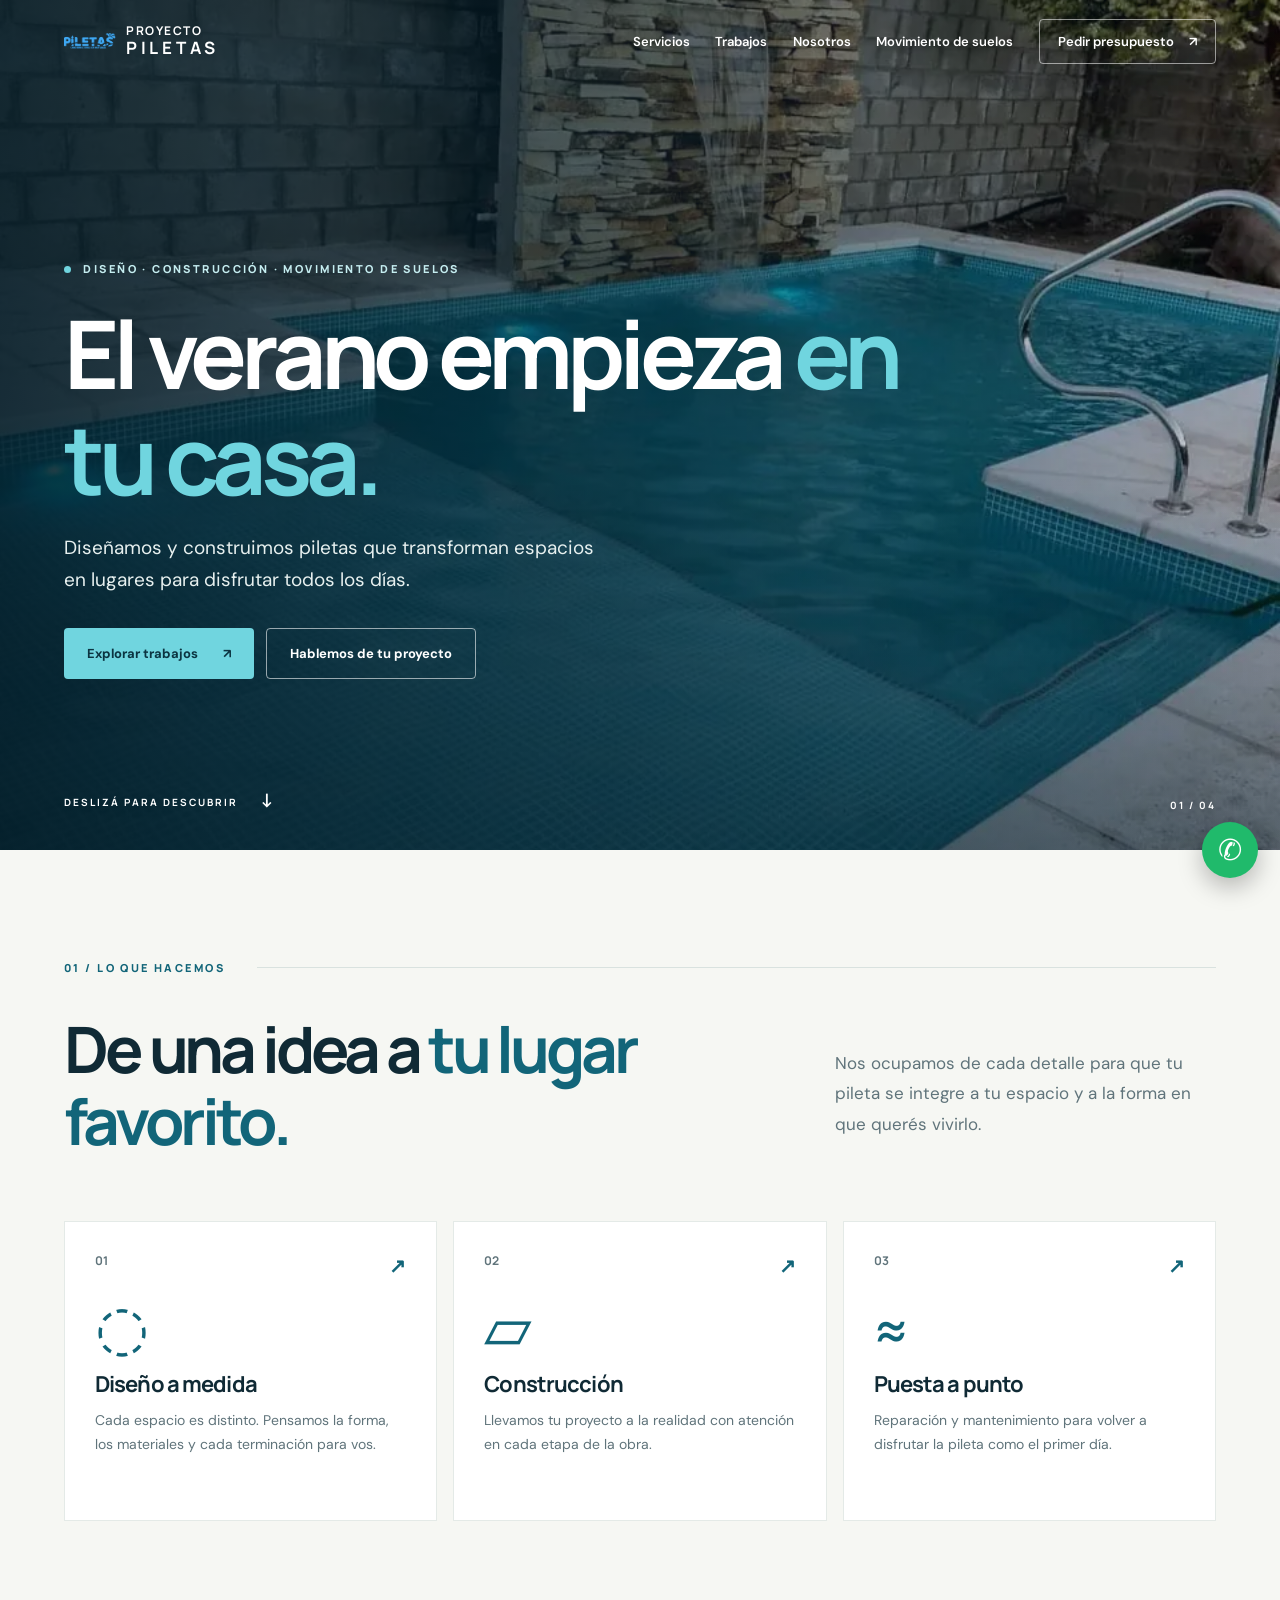
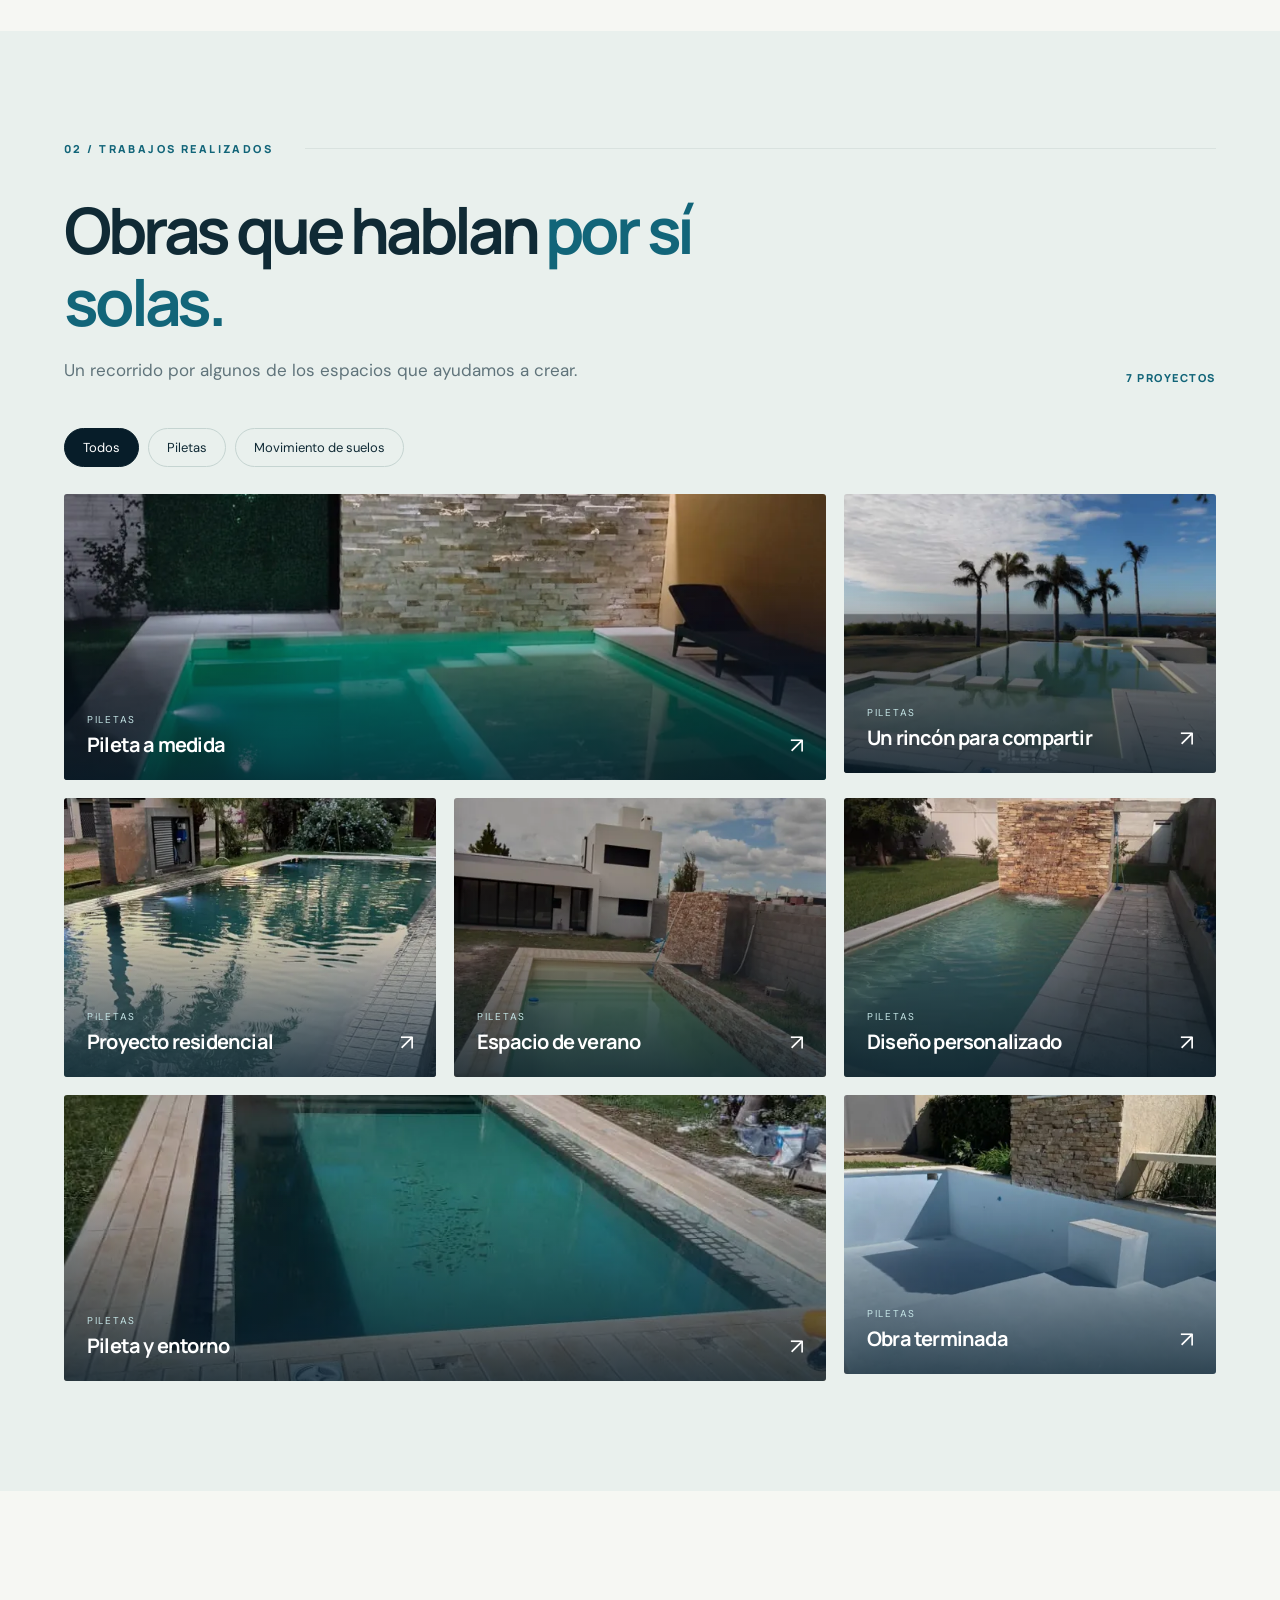
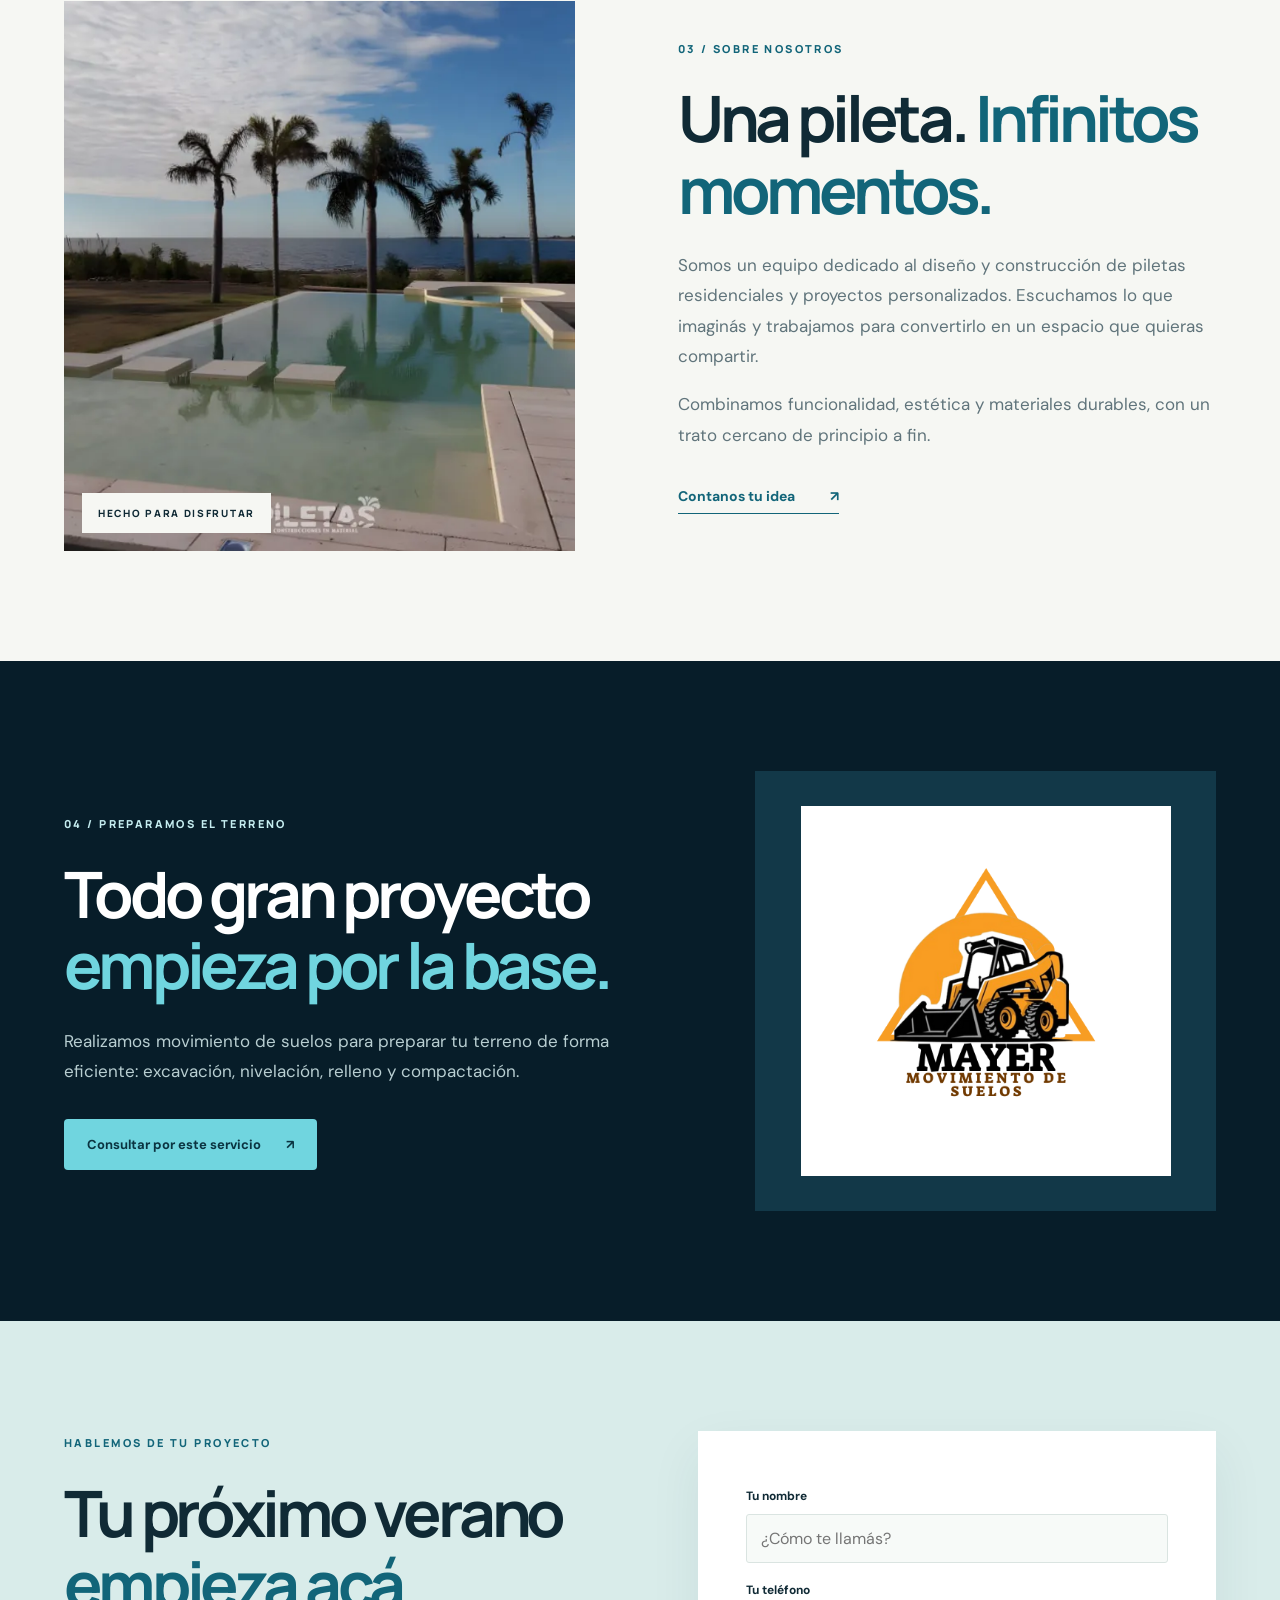
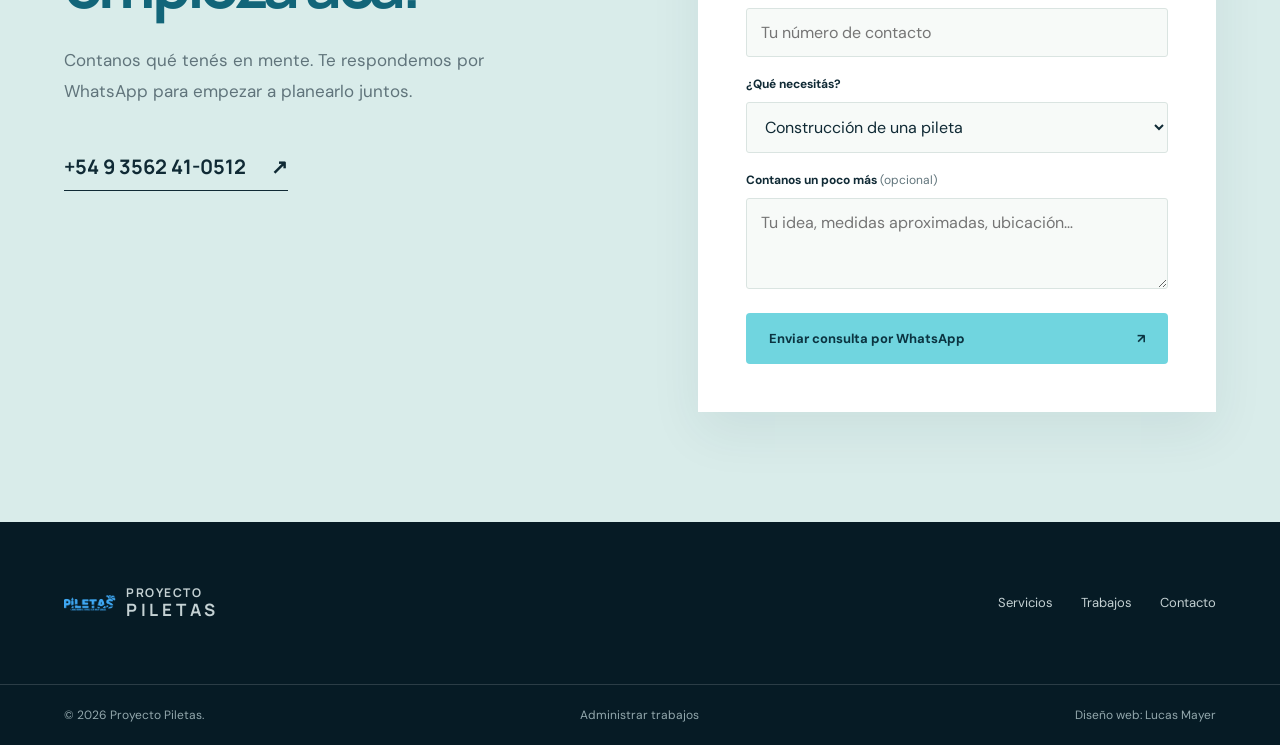
<file: index.html>
<!doctype html>
<html lang="es">
<head>
  <meta charset="utf-8">
  <meta name="viewport" content="width=device-width, initial-scale=1">
  <meta name="theme-color" content="#071d29">
  <meta name="description" content="Diseño y construcción de piletas a medida y movimiento de suelos. Conocé nuestros trabajos y pedí tu presupuesto.">
  <title>Proyecto Piletas | Diseñamos tu lugar favorito</title>
  <link rel="icon" href="IMAGENE/logo.png" type="image/png">
  <link rel="preconnect" href="https://fonts.googleapis.com">
  <link rel="preconnect" href="https://fonts.gstatic.com" crossorigin>
  <link href="https://fonts.googleapis.com/css2?family=DM+Sans:wght@400;500;600;700&family=Manrope:wght@400;500;600;700;800&display=swap" rel="stylesheet">
  <link rel="stylesheet" href="css/styles.css">
  <script defer src="js/app.js"></script>
</head>
<body>
  <a class="skip" href="#contenido">Ir al contenido</a>
  <header class="site-header" id="inicio">
    <nav class="nav wrap" aria-label="Principal">
      <a class="brand" href="#inicio"><img src="IMAGENE/logo.png" alt="Proyecto Piletas"><span>PROYECTO <b>PILETAS</b></span></a>
      <button class="menu-toggle" type="button" aria-label="Abrir menú" aria-expanded="false" aria-controls="nav-links"><span></span><span></span><span></span></button>
      <div class="nav-links" id="nav-links">
        <a href="#servicios">Servicios</a><a href="#proyectos">Trabajos</a><a href="#nosotros">Nosotros</a><a href="#movimiento">Movimiento de suelos</a>
        <a class="nav-cta" href="#contacto">Pedir presupuesto <span aria-hidden="true">↗</span></a>
      </div>
    </nav>
  </header>
  <main id="contenido">
    <section class="hero">
      <img class="hero-photo" src="IMAGENE/optimized/pileta-1-960.webp" srcset="IMAGENE/optimized/pileta-1-480.webp 480w, IMAGENE/optimized/pileta-1-960.webp 960w" sizes="100vw" width="1080" height="1080" fetchpriority="high" alt="Pileta realizada por Proyecto Piletas">
      <div class="hero-shade"></div>
      <div class="hero-content wrap">
        <div class="eyebrow light"><span class="dot"></span> DISEÑO · CONSTRUCCIÓN · MOVIMIENTO DE SUELOS</div>
        <h1>El verano empieza <em>en tu casa.</em></h1>
        <p>Diseñamos y construimos piletas que transforman espacios en lugares para disfrutar todos los días.</p>
        <div class="hero-actions"><a class="button primary" href="#proyectos">Explorar trabajos <span aria-hidden="true">↗</span></a><a class="button outline" href="#contacto">Hablemos de tu proyecto</a></div>
      </div>
      <a class="scroll-cue" href="#servicios">DESLIZÁ PARA DESCUBRIR <span aria-hidden="true">↓</span></a>
      <div class="hero-index">01 / 04</div>
    </section>
    <section class="intro wrap reveal" id="servicios">
      <div class="section-top"><span class="eyebrow">01 / LO QUE HACEMOS</span><span class="section-line"></span></div>
      <div class="intro-grid"><h2>De una idea a <em>tu lugar favorito.</em></h2><p>Nos ocupamos de cada detalle para que tu pileta se integre a tu espacio y a la forma en que querés vivirlo.</p></div>
      <div class="services">
        <article class="service"><div class="service-no">01 <span aria-hidden="true">↗</span></div><div class="service-icon" aria-hidden="true">◌</div><h3>Diseño a medida</h3><p>Cada espacio es distinto. Pensamos la forma, los materiales y cada terminación para vos.</p></article>
        <article class="service"><div class="service-no">02 <span aria-hidden="true">↗</span></div><div class="service-icon" aria-hidden="true">▱</div><h3>Construcción</h3><p>Llevamos tu proyecto a la realidad con atención en cada etapa de la obra.</p></article>
        <article class="service"><div class="service-no">03 <span aria-hidden="true">↗</span></div><div class="service-icon" aria-hidden="true">≈</div><h3>Puesta a punto</h3><p>Reparación y mantenimiento para volver a disfrutar la pileta como el primer día.</p></article>
      </div>
    </section>
    <section class="work-section" id="proyectos"><div class="wrap">
      <div class="section-top"><span class="eyebrow">02 / TRABAJOS REALIZADOS</span><span class="section-line"></span></div>
      <div class="work-heading reveal"><div><h2>Obras que hablan <em>por sí solas.</em></h2><p>Un recorrido por algunos de los espacios que ayudamos a crear.</p></div><span class="work-count" id="work-count">Cargando proyectos…</span></div>
      <div class="filters" role="group" aria-label="Filtrar trabajos"><button type="button" class="filter active" data-filter="Todos" aria-pressed="true">Todos</button><button type="button" class="filter" data-filter="Piletas" aria-pressed="false">Piletas</button><button type="button" class="filter" data-filter="Movimiento de suelos" aria-pressed="false">Movimiento de suelos</button></div>
      <div class="gallery" id="gallery" aria-live="polite"></div>
    </div></section>
    <section class="about wrap" id="nosotros"><div class="about-image reveal"><img loading="lazy" decoding="async" width="983" height="683" src="IMAGENE/optimized/pileta-3-960.webp" srcset="IMAGENE/optimized/pileta-3-480.webp 480w, IMAGENE/optimized/pileta-3-960.webp 960w" sizes="(max-width: 680px) 100vw, 45vw" alt="Trabajo de construcción de pileta"><span>HECHO PARA DISFRUTAR</span></div><div class="about-copy reveal"><span class="eyebrow">03 / SOBRE NOSOTROS</span><h2>Una pileta. <em>Infinitos momentos.</em></h2><p>Somos un equipo dedicado al diseño y construcción de piletas residenciales y proyectos personalizados. Escuchamos lo que imaginás y trabajamos para convertirlo en un espacio que quieras compartir.</p><p>Combinamos funcionalidad, estética y materiales durables, con un trato cercano de principio a fin.</p><a class="text-link" href="#contacto">Contanos tu idea <span aria-hidden="true">↗</span></a></div></section>
    <section class="earth" id="movimiento"><div class="wrap earth-grid"><div class="earth-copy reveal"><span class="eyebrow light">04 / PREPARAMOS EL TERRENO</span><h2>Todo gran proyecto <em>empieza por la base.</em></h2><p>Realizamos movimiento de suelos para preparar tu terreno de forma eficiente: excavación, nivelación, relleno y compactación.</p><a class="button primary" href="#contacto">Consultar por este servicio <span aria-hidden="true">↗</span></a></div><div class="earth-visual reveal"><img loading="lazy" src="IMAGENE/Logo%20MAYER%20movientos%20de%20suelos.png" alt="Mayer Movimiento de Suelos"></div></div></section>
    <section class="contact" id="contacto"><div class="wrap contact-grid"><div class="reveal"><span class="eyebrow">HABLEMOS DE TU PROYECTO</span><h2>Tu próximo verano <em>empieza acá.</em></h2><p>Contanos qué tenés en mente. Te respondemos por WhatsApp para empezar a planearlo juntos.</p><a class="contact-phone" href="https://wa.me/5493562410512" target="_blank" rel="noopener noreferrer">+54 9 3562 41-0512 <span aria-hidden="true">↗</span></a></div><form class="contact-form reveal" id="contact-form"><label for="nombre">Tu nombre</label><input id="nombre" name="nombre" required maxlength="80" autocomplete="name" placeholder="¿Cómo te llamás?"><label for="telefono">Tu teléfono</label><input id="telefono" name="telefono" required maxlength="40" type="tel" autocomplete="tel" placeholder="Tu número de contacto"><label for="servicio">¿Qué necesitás?</label><select id="servicio" name="servicio"><option>Construcción de una pileta</option><option>Movimiento de suelos</option><option>Pileta y movimiento de suelos</option><option>Mantenimiento o reparación</option></select><label for="mensaje">Contanos un poco más <span>(opcional)</span></label><textarea id="mensaje" name="mensaje" maxlength="1200" rows="3" placeholder="Tu idea, medidas aproximadas, ubicación…"></textarea><button class="button primary" type="submit">Enviar consulta por WhatsApp <span aria-hidden="true">↗</span></button></form></div></section>
  </main>
  <footer><div class="wrap footer-main"><a class="brand" href="#inicio"><img src="IMAGENE/logo.png" alt=""><span>PROYECTO <b>PILETAS</b></span></a><div><a href="#servicios">Servicios</a><a href="#proyectos">Trabajos</a><a href="#contacto">Contacto</a></div></div><div class="wrap footer-bottom"><span>© <span id="year"></span> Proyecto Piletas.</span><a href="admin.html">Administrar trabajos</a><span>Diseño web: Lucas Mayer</span></div></footer>
  <a class="whatsapp" href="https://wa.me/5493562410512" target="_blank" rel="noopener noreferrer" aria-label="Escribir por WhatsApp">✆</a>
  <dialog class="lightbox" id="lightbox"><button type="button" class="lightbox-close" aria-label="Cerrar imagen">×</button><img alt=""><div class="lightbox-caption"></div></dialog>
</body>
</html>
</file>
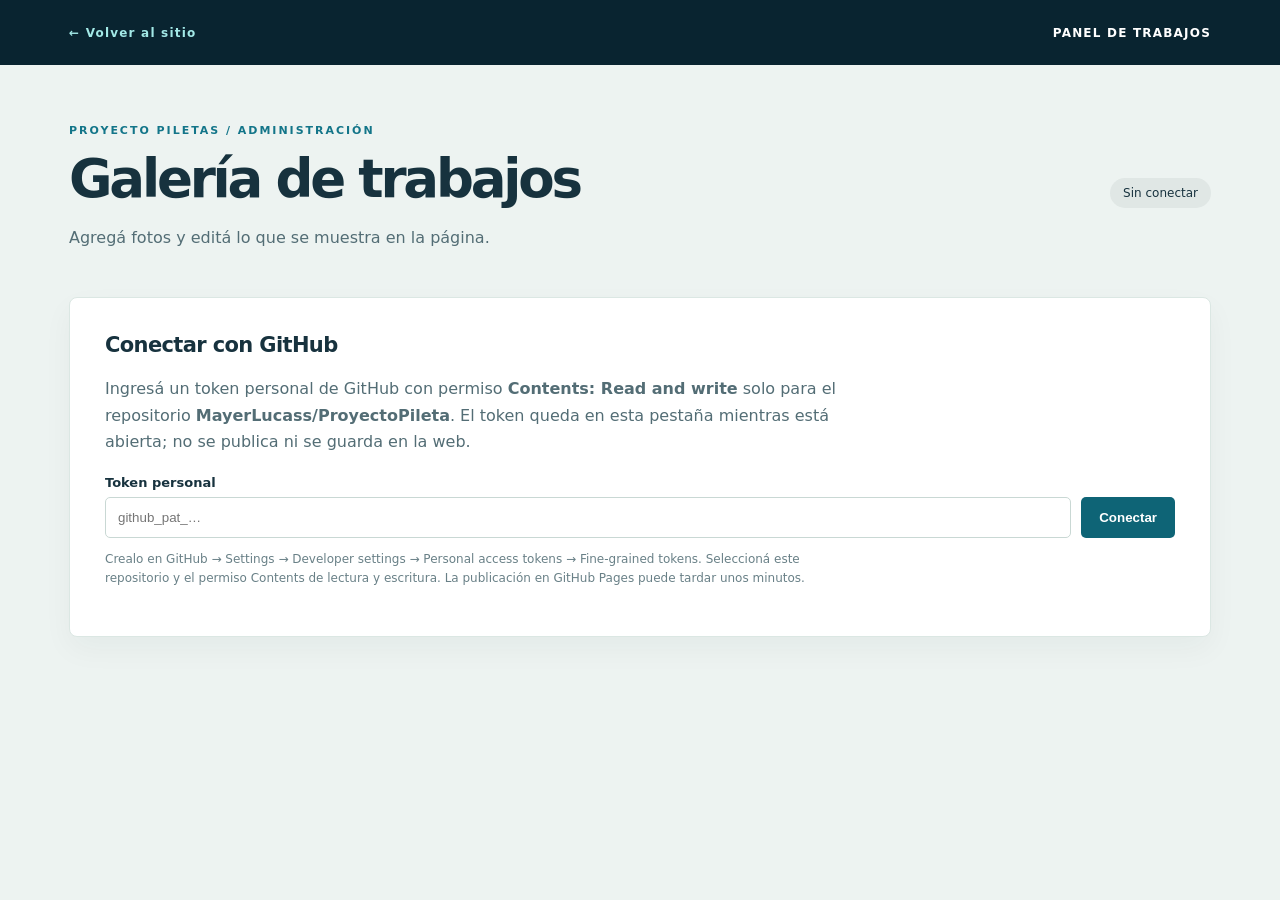
<file: admin.html>
<!doctype html>
<html lang="es"><head><meta charset="utf-8"><meta name="viewport" content="width=device-width,initial-scale=1"><meta name="robots" content="noindex"><title>Administrar trabajos | Proyecto Piletas</title><link rel="icon" href="IMAGENE/logo.png"><link rel="stylesheet" href="css/admin.css"><script defer src="js/admin.js"></script></head>
<body><header><div class="shell bar"><a href="index.html">← Volver al sitio</a><span>PANEL DE TRABAJOS</span></div></header><main class="shell"><div class="heading"><div><span class="tag">PROYECTO PILETAS / ADMINISTRACIÓN</span><h1>Galería de trabajos</h1><p>Agregá fotos y editá lo que se muestra en la página.</p></div><span class="status" id="connection-status">Sin conectar</span></div>
<section class="box" id="login-section"><h2>Conectar con GitHub</h2><p>Ingresá un token personal de GitHub con permiso <strong>Contents: Read and write</strong> solo para el repositorio <strong>MayerLucass/ProyectoPileta</strong>. El token queda en esta pestaña mientras está abierta; no se publica ni se guarda en la web.</p><form id="login-form"><label for="token">Token personal</label><div class="inline"><input id="token" type="password" autocomplete="off" spellcheck="false" required placeholder="github_pat_…"><button type="submit">Conectar</button></div></form><p class="hint">Crealo en GitHub → Settings → Developer settings → Personal access tokens → Fine-grained tokens. Seleccioná este repositorio y el permiso Contents de lectura y escritura. La publicación en GitHub Pages puede tardar unos minutos.</p></section>
<div id="workspace" hidden><div class="columns"><section class="box"><h2 id="form-title">Agregar un trabajo</h2><form id="project-form"><label for="photo">Foto de la pileta o trabajo</label><input id="photo" type="file" accept="image/jpeg,image/png,image/webp,image/avif,image/heic,image/heif"><div class="preview" id="preview">Vista previa de la foto</div><p class="hint">Se optimiza antes de publicar. Recomendamos imágenes de hasta 15 MB.</p><label for="title">Título</label><input id="title" required maxlength="80" placeholder="Ej.: Pileta en jardín familiar"><label for="category">Categoría</label><select id="category"><option>Piletas</option><option>Movimiento de suelos</option></select><label for="description">Descripción breve</label><textarea id="description" maxlength="250" rows="3" placeholder="Contá qué se hizo en este trabajo"></textarea><div class="actions"><button type="submit" id="save-button">Publicar trabajo</button><button type="button" class="secondary" id="cancel-edit" hidden>Cancelar edición</button></div></form></section><section class="box"><h2>Trabajos publicados <span id="total"></span></h2><p class="hint">Podés editar los títulos y descripciones, cambiar la foto o quitar un trabajo de la galería.</p><div id="items" class="items"></div></section></div><button type="button" class="logout" id="logout">Desconectar</button></div><p class="feedback" id="feedback" role="status" aria-live="polite"></p></main></body></html>
</file>
<file: css/styles.css>
:root{--ink:#102a35;--deep:#071d29;--teal:#126579;--aqua:#70d5df;--paper:#f6f7f3;--line:#d9e2df;--muted:#60747b}*{box-sizing:border-box}html{scroll-behavior:smooth;scroll-padding-top:88px}body{margin:0;color:var(--ink);background:var(--paper);font-family:'DM Sans',sans-serif}button,input,select,textarea{font:inherit}button{cursor:pointer}a{color:inherit;text-decoration:none}img{display:block;max-width:100%}.wrap{max-width:1360px;padding-inline:clamp(22px,5vw,80px);margin:auto}.skip{position:absolute;top:-60px;left:12px;background:white;padding:10px;z-index:20}.skip:focus{top:12px}.site-header{height:82px;position:absolute;inset:0 0 auto;z-index:5;color:#fff}.nav{height:100%;display:flex;align-items:center;justify-content:space-between;gap:30px}.brand{display:inline-flex;align-items:center;gap:10px;font:700 12px/1.15 Manrope,sans-serif;letter-spacing:.13em;white-space:nowrap}.brand img{width:52px;height:52px;object-fit:contain}.brand b{display:block;font-size:17px;letter-spacing:.22em}.nav-links{display:flex;align-items:center;gap:clamp(14px,2vw,32px)}.nav-links>a{font-size:13px;font-weight:600;transition:color .2s}.nav-links>a:hover{color:var(--aqua)}.nav-links .nav-cta{border:1px solid #ffffff8a;border-radius:4px;padding:13px 18px}.nav-cta span{margin-left:12px}.menu-toggle{display:none}.hero{min-height:740px;height:min(850px,100svh);position:relative;background:#163c4e;color:#fff;display:flex;align-items:center}.hero-photo,.hero-shade{position:absolute;inset:0}.hero-photo{width:100%;height:100%;object-fit:cover;object-position:center 52%}.hero-shade{background:linear-gradient(90deg,rgba(3,27,38,.88) 0%,rgba(4,31,44,.62) 48%,rgba(4,31,44,.12) 100%),linear-gradient(0deg,rgba(5,28,36,.4),transparent 44%)}.hero-content{position:relative;width:100%;padding-top:90px}.eyebrow{font:800 11px Manrope,sans-serif;letter-spacing:.22em;color:var(--teal)}.eyebrow.light{color:#c5edf0}.dot{display:inline-block;width:7px;height:7px;border-radius:50%;background:var(--aqua);margin-right:8px}.hero h1,h2{font-family:Manrope,sans-serif;letter-spacing:-.065em;line-height:1.12}.hero h1{font-size:clamp(56px,7.4vw,114px);max-width:890px;margin:24px 0 20px;font-weight:700}.hero em,h2 em{font-style:normal;color:var(--aqua)}.hero p{font-size:clamp(16px,1.6vw,19px);line-height:1.7;max-width:530px;color:#e7f0ef}.hero-actions{display:flex;gap:12px;flex-wrap:wrap;margin-top:32px}.button{min-height:51px;border:0;border-radius:4px;padding:15px 23px;font-size:13px;font-weight:700;display:inline-flex;justify-content:space-between;align-items:center;gap:25px;transition:transform .2s,background .2s}.button:hover{transform:translateY(-3px)}.button.primary{background:var(--aqua);color:#0b3441}.button.primary:hover{background:#a1edf0}.button.outline{color:#fff;border:1px solid #ffffff94;background:transparent}.button.outline:hover{background:#ffffff20}.scroll-cue,.hero-index{position:absolute;bottom:38px;font:700 10px Manrope,sans-serif;letter-spacing:.2em}.scroll-cue{left:clamp(22px,5vw,80px)}.scroll-cue span{font-size:19px;margin-left:18px}.hero-index{right:clamp(22px,5vw,80px)}section:not(.hero){padding-block:110px}.section-top{display:flex;align-items:center;gap:32px;margin-bottom:38px}.section-line{height:1px;flex:1;background:var(--line)}h2{font-size:clamp(42px,5vw,72px);margin:0;font-weight:700}h2 em{color:var(--teal)}.intro-grid{display:grid;grid-template-columns:1.1fr .7fr;align-items:end;gap:15%}.intro-grid p,.work-heading p,.about-copy p,.earth p,.contact p{color:var(--muted);font-size:17px;line-height:1.8}.services{display:grid;grid-template-columns:repeat(3,1fr);gap:16px;margin-top:65px}.service{background:#fff;border:1px solid #e4eae7;padding:30px;min-height:300px;transition:transform .25s,box-shadow .25s}.service:hover{transform:translateY(-7px);box-shadow:0 20px 35px #0b3b4920}.service-no{font:700 12px Manrope,sans-serif;color:var(--muted);display:flex;justify-content:space-between}.service-no span{font-size:20px;color:var(--teal)}.service-icon{font-size:62px;color:var(--teal);margin:18px 0 5px;line-height:1}.service h3{font:700 22px Manrope,sans-serif;letter-spacing:-.04em;margin:10px 0}.service p{color:var(--muted);line-height:1.7;font-size:14px;margin:0}.work-section{background:#e9f0ed}.work-heading{display:flex;justify-content:space-between;align-items:end;gap:25px}.work-heading h2{max-width:720px}.work-heading p{margin-bottom:0}.work-count{font:800 11px Manrope,sans-serif;letter-spacing:.14em;color:var(--teal);white-space:nowrap}.filters{display:flex;gap:9px;flex-wrap:wrap;margin:43px 0 27px}.filter{border:1px solid #c5d4d1;background:transparent;color:var(--ink);border-radius:100px;padding:10px 18px;font-size:13px}.filter.active,.filter:hover{background:var(--deep);color:white;border-color:var(--deep)}.gallery{display:grid;grid-template-columns:repeat(3,1fr);gap:18px}.work-card{border:0;padding:0;text-align:left;background:var(--deep);color:white;position:relative;overflow:hidden;aspect-ratio:4/3;border-radius:3px}.work-card:nth-child(5n+1){grid-column:span 2;aspect-ratio:8/3}.work-card img{width:100%;height:100%;object-fit:cover;transition:transform .5s}.work-card:hover img,.work-card:focus-visible img{transform:scale(1.045)}.work-card:after{content:'';position:absolute;inset:30% 0 0;background:linear-gradient(transparent,#061d2bc4)}.work-info{position:absolute;bottom:20px;left:23px;right:22px;z-index:1;display:grid;grid-template-columns:1fr auto;gap:5px}.work-info small{grid-column:1/-1;text-transform:uppercase;font-size:10px;letter-spacing:.17em;color:#c6e6e7}.work-info strong{font:700 20px Manrope,sans-serif;letter-spacing:-.04em}.work-info>span{font-size:22px}.gallery-empty{grid-column:1/-1;padding:50px;background:#fff;text-align:center}.about{display:grid;grid-template-columns:.95fr 1fr;align-items:center;gap:clamp(40px,8vw,130px)}.about-image{position:relative}.about-image img{height:550px;width:100%;object-fit:cover}.about-image>span{position:absolute;bottom:18px;left:18px;background:var(--paper);padding:13px 16px;font:800 10px Manrope,sans-serif;letter-spacing:.17em}.about-copy h2{margin:24px 0}.about-copy p{margin:0 0 17px}.text-link{display:inline-flex;gap:35px;color:var(--teal);border-bottom:1px solid var(--teal);font-weight:700;font-size:14px;padding:20px 0 8px}.earth{background:var(--deep);color:white}.earth-grid{display:grid;grid-template-columns:1fr .8fr;align-items:center;gap:10%}.earth h2{margin:25px 0}.earth h2 em{color:var(--aqua)}.earth p{color:#b8ced1;max-width:550px}.earth .button{margin-top:15px}.earth-visual{background:#123848;min-height:360px;display:grid;place-items:center;padding:35px}.earth-visual img{max-height:370px;object-fit:contain}.contact{background:#d9ecea}.contact-grid{display:grid;grid-template-columns:1fr 1fr;gap:10%;align-items:start}.contact h2{margin:25px 0}.contact p{max-width:420px}.contact-phone{display:inline-flex;gap:25px;margin-top:30px;border-bottom:1px solid var(--ink);padding-bottom:10px;font:700 20px Manrope,sans-serif}.contact-form{background:#fff;padding:clamp(25px,4vw,48px);display:grid;gap:10px;box-shadow:0 20px 50px #10364312}.contact-form label{font-size:12px;font-weight:700;margin-top:9px}.contact-form label span{font-weight:400;color:var(--muted)}.contact-form input,.contact-form select,.contact-form textarea{width:100%;border:1px solid #dae4e1;background:#f7faf8;border-radius:3px;padding:13px 14px;color:var(--ink);outline:none}.contact-form :is(input,select,textarea):focus{border-color:var(--teal);box-shadow:0 0 0 3px #70d5df33}.contact-form button{margin-top:14px;width:100%}footer{background:#061b25;color:#c4d1d3;padding-top:55px}.footer-main,.footer-bottom{display:flex;justify-content:space-between;align-items:center;gap:25px}.footer-main>div{display:flex;gap:28px;font-size:13px}.footer-main a:hover,.footer-bottom a:hover{color:var(--aqua)}.footer-bottom{border-top:1px solid #ffffff26;margin-top:55px;padding-block:22px;font-size:12px;color:#93a8ad}.whatsapp{position:fixed;z-index:7;right:22px;bottom:22px;width:56px;height:56px;background:#20ba6b;color:#fff;border-radius:50%;display:grid;place-items:center;font-size:29px;box-shadow:0 9px 25px #0004}.whatsapp:hover{background:#159957}.lightbox{border:0;background:#07151dec;color:#fff;max-width:100vw;max-height:100vh;width:100vw;height:100vh;padding:55px 25px 25px;position:fixed}.lightbox::backdrop{background:#07151dec}.lightbox img{max-height:calc(100vh - 120px);max-width:100%;width:auto;margin:auto;object-fit:contain}.lightbox-close{position:absolute;right:25px;top:12px;background:transparent;border:0;color:white;font-size:36px}.lightbox-caption{text-align:center;padding:14px;font-size:13px}.reveal{opacity:1;transform:none;transition:opacity .65s,transform .65s}.reveal.pending{opacity:0;transform:translateY(22px)}.reveal.visible{opacity:1;transform:none}@media(max-width:900px){.menu-toggle{display:grid;gap:5px;background:transparent;border:0;padding:12px}.menu-toggle span{width:24px;height:2px;background:white}.nav-links{display:none;position:absolute;top:82px;left:0;right:0;background:var(--deep);padding:20px 6vw 28px;flex-direction:column;align-items:stretch;gap:0}.nav-links.open{display:flex}.nav-links>a{padding:14px}.hero{min-height:660px}.hero h1{max-width:650px}.intro-grid,.earth-grid{gap:6%}.about{gap:40px}.about-image img{height:470px}}@media(max-width:680px){.hero{height:auto;min-height:720px}.hero-shade{background:linear-gradient(90deg,#041a27cc,#041a2766),linear-gradient(0deg,#041a2780,transparent)}.hero-content{padding-top:80px}.hero h1{font-size:clamp(51px,12vw,75px)}.scroll-cue,.hero-index{bottom:24px}.scroll-cue{font-size:9px}.hero-index{display:none}section:not(.hero){padding-block:72px}.intro-grid,.services,.about,.earth-grid,.contact-grid{grid-template-columns:1fr}.intro-grid{gap:0}.services{margin-top:30px}.service{min-height:230px}.gallery{grid-template-columns:1fr 1fr;gap:10px}.work-card:nth-child(5n+1){grid-column:span 2;aspect-ratio:1.7}.work-card{aspect-ratio:.82}.work-info{bottom:12px;left:12px;right:12px}.work-info strong{font-size:15px}.work-heading{align-items:start;flex-direction:column}.about-image img{height:380px}.earth-grid{gap:35px}.earth-visual{min-height:250px}.footer-main,.footer-bottom{align-items:flex-start;flex-direction:column}.footer-main>div{flex-wrap:wrap;gap:16px}.footer-bottom{margin-top:35px}.contact-grid{gap:30px}.whatsapp{width:50px;height:50px}.filters{margin-top:27px}}@media(prefers-reduced-motion:reduce){html{scroll-behavior:auto}*,*:before,*:after{transition-duration:.01ms!important;animation-duration:.01ms!important}.reveal{opacity:1;transform:none}}
</file>
<file: css/admin.css>
:root{font-family:system-ui,-apple-system,Segoe UI,sans-serif;color:#17323e;background:#edf3f1}*{box-sizing:border-box}body{margin:0}header{background:#092430;color:#fff}.shell{max-width:1190px;margin:auto;padding:0 24px}.bar{min-height:65px;display:flex;align-items:center;justify-content:space-between;font-size:12px;letter-spacing:.1em;font-weight:700}.bar a{color:#a3e9e7;text-decoration:none}.heading{display:flex;justify-content:space-between;align-items:center;gap:20px;padding:54px 0 30px}.tag{font-size:11px;letter-spacing:.18em;color:#137589;font-weight:800}h1{font-size:clamp(35px,5vw,53px);letter-spacing:-.06em;margin:10px 0}h2{margin:0 0 19px;font-size:21px;letter-spacing:-.03em}p{color:#536d75;line-height:1.65}.status{border-radius:20px;padding:8px 13px;background:#e0e7e5;font-size:12px;white-space:nowrap}.status.connected{background:#d2f4e5;color:#126447}.box{background:#fff;border:1px solid #dbe7e3;border-radius:8px;padding:clamp(23px,4vw,35px);box-shadow:0 12px 30px #0b30350b}.box>p{max-width:740px}.inline{display:flex;gap:10px}input,textarea,select{width:100%;border:1px solid #c9d8d4;border-radius:5px;padding:12px;color:#17323e;background:#fff;outline:none}input:focus,textarea:focus,select:focus{border-color:#147c8f;box-shadow:0 0 0 3px #70d5df45}input[type=file]{font-size:13px}label{display:block;font-size:13px;font-weight:700;margin:19px 0 7px}.hint{font-size:12px;color:#698087}.columns{display:grid;grid-template-columns:.9fr 1.1fr;gap:18px}button{border:0;border-radius:5px;background:#0e6476;color:#fff;padding:12px 18px;font-weight:700;cursor:pointer;white-space:nowrap}button:hover{background:#084b59}button:disabled{opacity:.55;cursor:wait}.secondary{background:#e4efec;color:#1e4855}.secondary:hover{background:#cedfda}.actions{display:flex;gap:9px;flex-wrap:wrap;margin-top:23px}.preview{height:170px;background:#eef4f2;border:1px dashed #b9cfca;display:grid;place-items:center;color:#789096;font-size:13px;overflow:hidden;margin-top:12px}.preview img{width:100%;height:100%;object-fit:contain}.items{display:grid;gap:11px;max-height:700px;overflow:auto}.item{display:flex;gap:14px;padding:11px;border:1px solid #e0e9e6;border-radius:5px;align-items:center}.item img{width:90px;height:75px;object-fit:cover;background:#e3eeeb}.item-body{min-width:0;flex:1}.item-body strong{display:block;overflow:hidden;text-overflow:ellipsis;white-space:nowrap;font-size:14px}.item-body small{display:block;color:#698087;margin:4px 0 8px}.item-actions{display:flex;gap:9px}.item-actions button{padding:0;background:none;color:#0f6b7c;font-size:12px}.item-actions button.danger{color:#a83737}.logout{margin:23px 0 50px;background:transparent;color:#0e6476;border:1px solid #a8c4bf}.feedback{font-weight:600;margin:18px 0 40px}.feedback.error{color:#b03737}@media(max-width:750px){.heading{align-items:start;flex-direction:column}.columns{grid-template-columns:1fr}.inline{flex-direction:column}.item img{width:75px}.box{padding:22px}}
</file>
